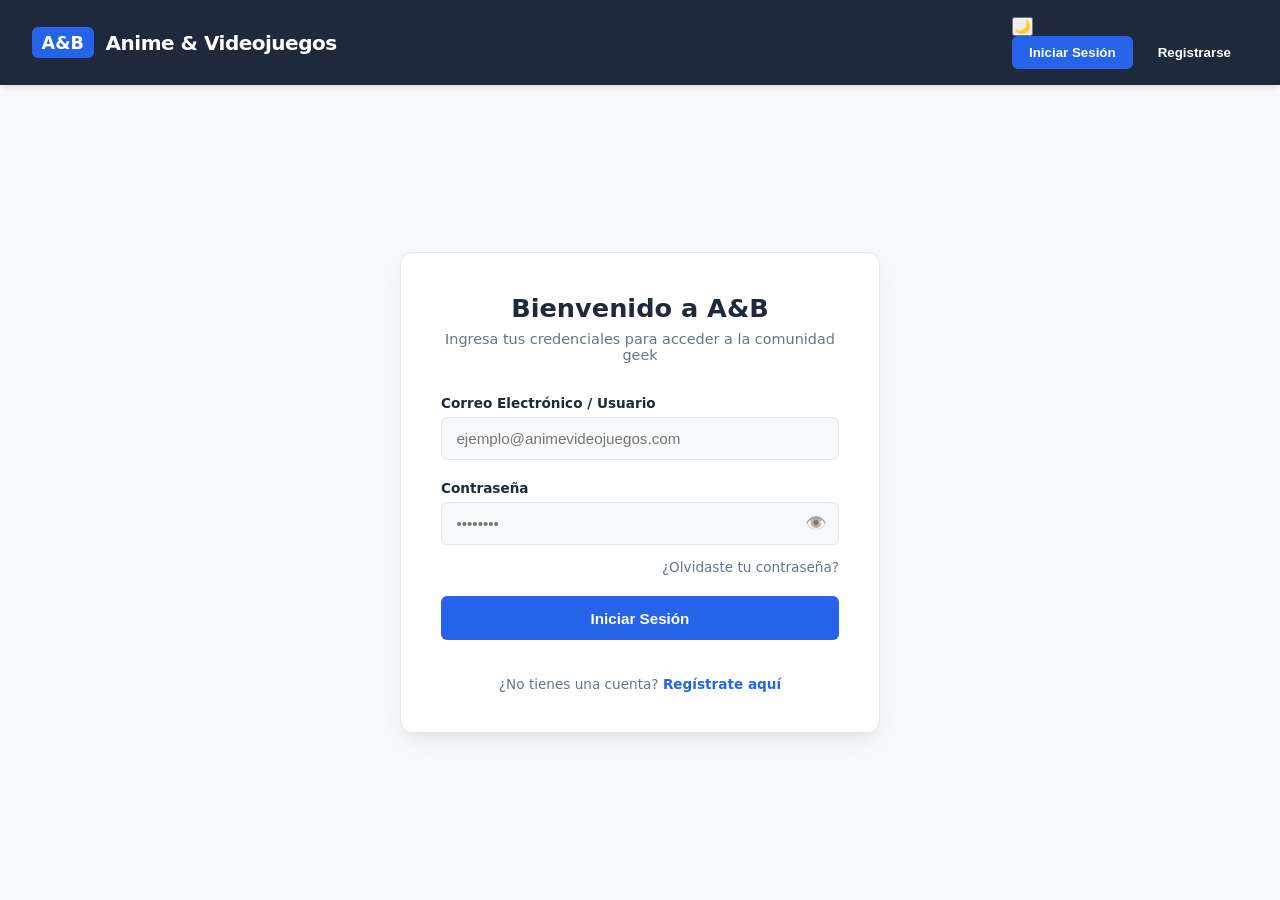
<file: index.html>
<!DOCTYPE html>
<html lang="es">
<head>
  <meta charset="UTF-8">
  <meta name="viewport" content="width=device-width, initial-scale=1.0">
  <title>A&B - Plataforma Geek (Prototipo UI)</title>
  <link rel="stylesheet" href="style.css">
</head>
<body>

  <!-- NAVEGACIÓN PRINCIPAL CON TOGGLE DE MODO OSCURO -->
  <header class="navbar">
    <div class="logo-container">
      <span class="logo-badge">A&B</span>
      <h1 class="logo-title">Anime & Videojuegos</h1>
    </div>
    
    <div class="nav-controls">
      <!-- Botón de Modo Oscuro / Claro -->
      <button id="theme-toggle" class="btn-theme" onclick="toggleTheme()" title="Cambiar Tema">
        <span id="theme-icon">🌙</span>
      </button>

      <nav class="nav-links">
        <button class="nav-btn active" onclick="mostrarPantalla('login-screen')">Iniciar Sesión</button>
        <button class="nav-btn" onclick="mostrarPantalla('register-screen')">Registrarse</button>
      </nav>
    </div>
  </header>

  <main class="main-container">

    <!-- PANTALLA 1: LOGIN (VALIDACIÓN DE AUTENTICIDAD) -->
    <section id="login-screen" class="card-screen active">
      <div class="card-header">
        <h2>Bienvenido a A&B</h2>
        <p class="subtitle">Ingresa tus credenciales para acceder a la comunidad geek</p>
      </div>

      <form id="login-form" class="form-grid" onsubmit="procesarLogin(event)">
        <div class="form-group">
          <label for="login-email">Correo Electrónico / Usuario</label>
          <input type="email" id="login-email" placeholder="ejemplo@animevideojuegos.com" required>
        </div>

        <div class="form-group">
          <label for="login-password">Contraseña</label>
          <div class="password-wrapper">
            <input type="password" id="login-password" placeholder="••••••••" required>
            <button type="button" class="btn-toggle-pwd" onclick="togglePassword('login-password')">👁️</button>
          </div>
        </div>

        <div class="form-actions-inline">
          <a href="#" class="link-secondary" onclick="simularError('Olvidó Contraseña')">¿Olvidaste tu contraseña?</a>
        </div>

        <button type="submit" class="btn-primary">Iniciar Sesión</button>

        <p class="footer-text">
          ¿No tienes una cuenta? 
          <a href="#" class="link-primary" onclick="mostrarPantalla('register-screen')">Regístrate aquí</a>
        </p>
      </form>
    </section>

    <!-- PANTALLA 2: REGISTRO DE DATOS PERSONALES Y CONTRASEÑA -->
    <section id="register-screen" class="card-screen">
      <div class="card-header">
        <h2>Registro de Usuario</h2>
        <p class="subtitle">Completa tus datos personales y credenciales para crear tu perfil en A&B</p>
      </div>

      <form id="register-form" class="form-grid-2col" onsubmit="procesarRegistro(event)">
        <div class="form-group">
          <label for="reg-nombres">Nombres *</label>
          <input type="text" id="reg-nombres" placeholder="Ej. Cristian Camilo" required>
        </div>

        <div class="form-group">
          <label for="reg-apellidos">Apellidos *</label>
          <input type="text" id="reg-apellidos" placeholder="Ej. Serrano" required>
        </div>

        <div class="form-group">
          <label for="reg-cedula">Cédula / Identificación *</label>
          <input type="text" id="reg-cedula" placeholder="Ej. 1012345678" pattern="[0-9]+" required>
        </div>

        <div class="form-group">
          <label for="reg-nacimiento">Fecha de Nacimiento *</label>
          <input type="date" id="reg-nacimiento" required>
        </div>

        <div class="form-group full-width">
          <label for="reg-email">Correo Electrónico *</label>
          <input type="email" id="reg-email" placeholder="usuario@correo.com" required>
        </div>

        <!-- CAMPOS AGREGADOS: CREACIÓN Y CONFIRMACIÓN DE CONTRASEÑA -->
        <div class="form-group">
          <label for="reg-password">Crear Contraseña *</label>
          <div class="password-wrapper">
            <input type="password" id="reg-password" placeholder="••••••••" minlength="6" required>
            <button type="button" class="btn-toggle-pwd" onclick="togglePassword('reg-password')">👁️</button>
          </div>
        </div>

        <div class="form-group">
          <label for="reg-confirm-password">Confirmar Contraseña *</label>
          <div class="password-wrapper">
            <input type="password" id="reg-confirm-password" placeholder="••••••••" minlength="6" required>
            <button type="button" class="btn-toggle-pwd" onclick="togglePassword('reg-confirm-password')">👁️</button>
          </div>
        </div>

        <div class="form-group full-width checkbox-group">
          <input type="checkbox" id="reg-terms" required>
          <label for="reg-terms">Acepto los Términos, Condiciones y Política de Tratamiento de Datos de A&B.</label>
        </div>

        <div class="form-buttons full-width">
          <button type="button" class="btn-secondary" onclick="mostrarPantalla('login-screen')">Cancelar</button>
          <button type="submit" class="btn-primary">Guardar y Crear Cuenta</button>
        </div>
      </form>
    </section>

  </main>

  <!-- PANTALLA 3: MODAL DE GESTIÓN DE ERRORES -->
  <div id="error-modal" class="modal-overlay">
    <div class="modal-card">
      <div class="modal-icon-container">
        <span class="error-icon">⚠️</span>
      </div>
      <h3 id="modal-title">Error en la Solicitud</h3>
      <p id="modal-message">Las credenciales ingresadas no corresponden a ningún usuario registrado en A&B. Por favor verifica tus datos e intenta nuevamente.</p>
      
      <div class="modal-actions">
        <button class="btn-secondary" onclick="cerrarModal()">Contactar a Soporte</button>
        <button class="btn-danger" onclick="cerrarModal()">Reintentar</button>
      </div>
    </div>
  </div>

  <script src="script.js"></script>
</body>
</html>
</file>
<file: style.css>
/* =========================================================
   VARIABLES GLOBALES - PALETA CROMÁTICA 60-30-10 (PROYECTO A&B)
   ========================================================= */
:root {
  --color-dominante: #F8F9FA;  /* 60% Fondo neutro claro */
  --color-secundario: #1E293B; /* 30% Texto oscuro slate / contenedores */
  --color-acento: #2563EB;     /* 10% Azul eléctrico para acciones primarias */
  --color-alerta: #DC2626;     /* Rojo carmesí para errores y estados */
  --color-blanco: #FFFFFF;
  --color-borde: #E2E8F0;
  --color-texto-muted: #64748B;
  
  --fuente-principal: 'Segoe UI', system-ui, -apple-system, sans-serif;
  --sombra-tarjeta: 0 10px 25px -5px rgba(0, 0, 0, 0.08), 0 8px 10px -6px rgba(0, 0, 0, 0.04);
}

/* RESETEO BÁSICO */
* {
  box-sizing: border-box;
  margin: 0;
  padding: 0;
}

body {
  font-family: var(--fuente-principal);
  background-color: var(--color-dominante);
  color: var(--color-secundario);
  min-height: 100vh;
  display: flex;
  flex-direction: column;
}

/* BARRA DE NAVEGACIÓN (HEADER) */
.navbar {
  background-color: var(--color-secundario);
  color: var(--color-blanco);
  padding: 1rem 2rem;
  display: flex;
  justify-content: space-between;
  align-items: center;
  box-shadow: 0 4px 6px -1px rgba(0, 0, 0, 0.1);
}

.logo-container {
  display: flex;
  align-items: center;
  gap: 0.75rem;
}

.logo-badge {
  background-color: var(--color-acento);
  color: var(--color-blanco);
  font-weight: 800;
  padding: 0.35rem 0.6rem;
  border-radius: 6px;
  font-size: 1.1rem;
}

.logo-title {
  font-size: 1.25rem;
  font-weight: 700;
  letter-spacing: -0.5px;
}

.nav-links {
  display: flex;
  gap: 0.5rem;
}

.nav-btn {
  background: transparent;
  border: 1px solid transparent;
  color: var(--color-blanco);
  padding: 0.5rem 1rem;
  border-radius: 6px;
  cursor: pointer;
  font-weight: 600;
  transition: all 0.2s ease;
}

.nav-btn:hover {
  background-color: rgba(255, 255, 255, 0.1);
}

.nav-btn.active {
  background-color: var(--color-acento);
}

/* CONTENEDOR PRINCIPAL */
.main-container {
  flex: 1;
  display: flex;
  justify-content: center;
  align-items: center;
  padding: 2rem 1rem;
}

/* TARJETAS DE PANTALLA */
.card-screen {
  display: none;
  background-color: var(--color-blanco);
  border: 1px solid var(--color-borde);
  border-radius: 12px;
  width: 100%;
  max-width: 480px;
  padding: 2.5rem;
  box-shadow: var(--sombra-tarjeta);
}

.card-screen.active {
  display: block;
  animation: fadeIn 0.3s ease-in-out;
}

@keyframes fadeIn {
  from { opacity: 0; transform: translateY(10px); }
  to { opacity: 1; transform: translateY(0); }
}

.card-header {
  text-align: center;
  margin-bottom: 2rem;
}

.card-header h2 {
  font-size: 1.6rem;
  color: var(--color-secundario);
  margin-bottom: 0.5rem;
}

.subtitle {
  font-size: 0.9rem;
  color: var(--color-texto-muted);
}

/* FORMULARIOS Y CAMPOS DE ENTRADA */
.form-grid {
  display: flex;
  flex-direction: column;
  gap: 1.25rem;
}

.form-grid-2col {
  display: grid;
  grid-template-columns: 1fr 1fr;
  gap: 1.25rem;
}

.full-width {
  grid-column: 1 / -1;
}

.form-group {
  display: flex;
  flex-direction: column;
  gap: 0.4rem;
}

.form-group label {
  font-size: 0.85rem;
  font-weight: 600;
  color: var(--color-secundario);
}

.form-group input[type="text"],
.form-group input[type="email"],
.form-group input[type="password"],
.form-group input[type="date"] {
  width: 100%;
  padding: 0.75rem 0.9rem;
  border: 1.5px solid var(--color-borde);
  border-radius: 6px;
  font-size: 0.95rem;
  color: var(--color-secundario);
  background-color: var(--color-dominante);
  transition: border-color 0.2s ease;
}

.form-group input:focus {
  outline: none;
  border-color: var(--color-acento);
  background-color: var(--color-blanco);
}

.password-wrapper {
  position: relative;
  display: flex;
  align-items: center;
}

.btn-toggle-pwd {
  position: absolute;
  right: 0.75rem;
  background: none;
  border: none;
  cursor: pointer;
  font-size: 1.1rem;
  opacity: 0.6;
}

.btn-toggle-pwd:hover {
  opacity: 1;
}

.checkbox-group {
  flex-direction: row;
  align-items: center;
  gap: 0.6rem;
}

.checkbox-group label {
  font-weight: 400;
  font-size: 0.85rem;
  color: var(--color-texto-muted);
}

/* BOTONES Y ENLACES */
.btn-primary {
  background-color: var(--color-acento);
  color: var(--color-blanco);
  border: none;
  padding: 0.85rem;
  border-radius: 6px;
  font-weight: 700;
  font-size: 0.95rem;
  cursor: pointer;
  transition: background-color 0.2s ease;
  width: 100%;
}

.btn-primary:hover {
  background-color: #1d4ed8;
}

.btn-secondary {
  background-color: var(--color-dominante);
  color: var(--color-secundario);
  border: 1px solid var(--color-borde);
  padding: 0.85rem;
  border-radius: 6px;
  font-weight: 600;
  cursor: pointer;
}

.btn-secondary:hover {
  background-color: #e2e8f0;
}

.btn-danger {
  background-color: var(--color-alerta);
  color: var(--color-blanco);
  border: none;
  padding: 0.85rem;
  border-radius: 6px;
  font-weight: 700;
  cursor: pointer;
}

.btn-danger:hover {
  background-color: #b91c1c;
}

.form-actions-inline {
  text-align: right;
  margin-top: -0.5rem;
}

.form-buttons {
  display: flex;
  gap: 1rem;
}

.form-buttons button {
  flex: 1;
}

.link-primary {
  color: var(--color-acento);
  text-decoration: none;
  font-weight: 600;
}

.link-secondary {
  color: var(--color-texto-muted);
  text-decoration: none;
  font-size: 0.85rem;
}

.link-primary:hover, .link-secondary:hover {
  text-decoration: underline;
}

.footer-text {
  text-align: center;
  font-size: 0.85rem;
  color: var(--color-texto-muted);
  margin-top: 1rem;
}

/* PANTALLA 3: MODAL DE ERROR */
.modal-overlay {
  display: none;
  position: fixed;
  top: 0;
  left: 0;
  width: 100vw;
  height: 100vh;
  background-color: rgba(15, 23, 42, 0.6);
  justify-content: center;
  align-items: center;
  z-index: 1000;
}

.modal-overlay.active {
  display: flex;
}

.modal-card {
  background-color: var(--color-blanco);
  border-top: 6px solid var(--color-alerta);
  border-radius: 10px;
  width: 90%;
  max-width: 400px;
  padding: 2rem;
  text-align: center;
  box-shadow: var(--sombra-tarjeta);
}

.modal-icon-container {
  margin-bottom: 1rem;
}

.error-icon {
  font-size: 2.5rem;
}

.modal-card h3 {
  color: var(--color-secundario);
  font-size: 1.3rem;
  margin-bottom: 0.75rem;
}

.modal-card p {
  color: var(--color-texto-muted);
  font-size: 0.9rem;
  line-height: 1.4;
  margin-bottom: 1.5rem;
}

.modal-actions {
  display: flex;
  gap: 0.75rem;
}

.modal-actions button {
  flex: 1;
}

/* RESPONSIVE DESIGN FOR MOBILE */
@media (max-width: 600px) {
  .form-grid-2col {
    grid-template-columns: 1fr;
  }
  .card-screen {
    padding: 1.5rem;
  }
}
</file>
<file: style14.css>
/* =========================================================
   VARIABLES GLOBALES - PALETA CROMÁTICA 60-30-10 (PROYECTO A&B)
   ========================================================= */
:root {
  --color-dominante: #F8F9FA;  /* 60% Fondo neutro claro */
  --color-secundario: #1E293B; /* 30% Texto oscuro slate / contenedores */
  --color-acento: #2563EB;     /* 10% Azul eléctrico para acciones primarias */
  --color-alerta: #DC2626;     /* Rojo carmesí para errores y estados */
  --color-blanco: #FFFFFF;
  --color-borde: #E2E8F0;
  --color-texto-muted: #64748B;
  
  --fuente-principal: 'Segoe UI', system-ui, -apple-system, sans-serif;
  --sombra-tarjeta: 0 10px 25px -5px rgba(0, 0, 0, 0.08), 0 8px 10px -6px rgba(0, 0, 0, 0.04);
}

/* RESETEO BÁSICO */
* {
  box-sizing: border-box;
  margin: 0;
  padding: 0;
}

body {
  font-family: var(--fuente-principal);
  background-color: var(--color-dominante);
  color: var(--color-secundario);
  min-height: 100vh;
  display: flex;
  flex-direction: column;
}

/* BARRA DE NAVEGACIÓN (HEADER) */
.navbar {
  background-color: var(--color-secundario);
  color: var(--color-blanco);
  padding: 1rem 2rem;
  display: flex;
  justify-content: space-between;
  align-items: center;
  box-shadow: 0 4px 6px -1px rgba(0, 0, 0, 0.1);
}

.logo-container {
  display: flex;
  align-items: center;
  gap: 0.75rem;
}

.logo-badge {
  background-color: var(--color-acento);
  color: var(--color-blanco);
  font-weight: 800;
  padding: 0.35rem 0.6rem;
  border-radius: 6px;
  font-size: 1.1rem;
}

.logo-title {
  font-size: 1.25rem;
  font-weight: 700;
  letter-spacing: -0.5px;
}

.nav-links {
  display: flex;
  gap: 0.5rem;
}

.nav-btn {
  background: transparent;
  border: 1px solid transparent;
  color: var(--color-blanco);
  padding: 0.5rem 1rem;
  border-radius: 6px;
  cursor: pointer;
  font-weight: 600;
  transition: all 0.2s ease;
}

.nav-btn:hover {
  background-color: rgba(255, 255, 255, 0.1);
}

.nav-btn.active {
  background-color: var(--color-acento);
}

/* CONTENEDOR PRINCIPAL */
.main-container {
  flex: 1;
  display: flex;
  justify-content: center;
  align-items: center;
  padding: 2rem 1rem;
}

/* TARJETAS DE PANTALLA */
.card-screen {
  display: none;
  background-color: var(--color-blanco);
  border: 1px solid var(--color-borde);
  border-radius: 12px;
  width: 100%;
  max-width: 480px;
  padding: 2.5rem;
  box-shadow: var(--sombra-tarjeta);
}

.card-screen.active {
  display: block;
  animation: fadeIn 0.3s ease-in-out;
}

@keyframes fadeIn {
  from { opacity: 0; transform: translateY(10px); }
  to { opacity: 1; transform: translateY(0); }
}

.card-header {
  text-align: center;
  margin-bottom: 2rem;
}

.card-header h2 {
  font-size: 1.6rem;
  color: var(--color-secundario);
  margin-bottom: 0.5rem;
}

.subtitle {
  font-size: 0.9rem;
  color: var(--color-texto-muted);
}

/* FORMULARIOS Y CAMPOS DE ENTRADA */
.form-grid {
  display: flex;
  flex-direction: column;
  gap: 1.25rem;
}

.form-grid-2col {
  display: grid;
  grid-template-columns: 1fr 1fr;
  gap: 1.25rem;
}

.full-width {
  grid-column: 1 / -1;
}

.form-group {
  display: flex;
  flex-direction: column;
  gap: 0.4rem;
}

.form-group label {
  font-size: 0.85rem;
  font-weight: 600;
  color: var(--color-secundario);
}

.form-group input[type="text"],
.form-group input[type="email"],
.form-group input[type="password"],
.form-group input[type="date"] {
  width: 100%;
  padding: 0.75rem 0.9rem;
  border: 1.5px solid var(--color-borde);
  border-radius: 6px;
  font-size: 0.95rem;
  color: var(--color-secundario);
  background-color: var(--color-dominante);
  transition: border-color 0.2s ease;
}

.form-group input:focus {
  outline: none;
  border-color: var(--color-acento);
  background-color: var(--color-blanco);
}

.password-wrapper {
  position: relative;
  display: flex;
  align-items: center;
}

.btn-toggle-pwd {
  position: absolute;
  right: 0.75rem;
  background: none;
  border: none;
  cursor: pointer;
  font-size: 1.1rem;
  opacity: 0.6;
}

.btn-toggle-pwd:hover {
  opacity: 1;
}

.checkbox-group {
  flex-direction: row;
  align-items: center;
  gap: 0.6rem;
}

.checkbox-group label {
  font-weight: 400;
  font-size: 0.85rem;
  color: var(--color-texto-muted);
}

/* BOTONES Y ENLACES */
.btn-primary {
  background-color: var(--color-acento);
  color: var(--color-blanco);
  border: none;
  padding: 0.85rem;
  border-radius: 6px;
  font-weight: 700;
  font-size: 0.95rem;
  cursor: pointer;
  transition: background-color 0.2s ease;
  width: 100%;
}

.btn-primary:hover {
  background-color: #1d4ed8;
}

.btn-secondary {
  background-color: var(--color-dominante);
  color: var(--color-secundario);
  border: 1px solid var(--color-borde);
  padding: 0.85rem;
  border-radius: 6px;
  font-weight: 600;
  cursor: pointer;
}

.btn-secondary:hover {
  background-color: #e2e8f0;
}

.btn-danger {
  background-color: var(--color-alerta);
  color: var(--color-blanco);
  border: none;
  padding: 0.85rem;
  border-radius: 6px;
  font-weight: 700;
  cursor: pointer;
}

.btn-danger:hover {
  background-color: #b91c1c;
}

.form-actions-inline {
  text-align: right;
  margin-top: -0.5rem;
}

.form-buttons {
  display: flex;
  gap: 1rem;
}

.form-buttons button {
  flex: 1;
}

.link-primary {
  color: var(--color-acento);
  text-decoration: none;
  font-weight: 600;
}

.link-secondary {
  color: var(--color-texto-muted);
  text-decoration: none;
  font-size: 0.85rem;
}

.link-primary:hover, .link-secondary:hover {
  text-decoration: underline;
}

.footer-text {
  text-align: center;
  font-size: 0.85rem;
  color: var(--color-texto-muted);
  margin-top: 1rem;
}

/* PANTALLA 3: MODAL DE ERROR */
.modal-overlay {
  display: none;
  position: fixed;
  top: 0;
  left: 0;
  width: 100vw;
  height: 100vh;
  background-color: rgba(15, 23, 42, 0.6);
  justify-content: center;
  align-items: center;
  z-index: 1000;
}

.modal-overlay.active {
  display: flex;
}

.modal-card {
  background-color: var(--color-blanco);
  border-top: 6px solid var(--color-alerta);
  border-radius: 10px;
  width: 90%;
  max-width: 400px;
  padding: 2rem;
  text-align: center;
  box-shadow: var(--sombra-tarjeta);
}

.modal-icon-container {
  margin-bottom: 1rem;
}

.error-icon {
  font-size: 2.5rem;
}

.modal-card h3 {
  color: var(--color-secundario);
  font-size: 1.3rem;
  margin-bottom: 0.75rem;
}

.modal-card p {
  color: var(--color-texto-muted);
  font-size: 0.9rem;
  line-height: 1.4;
  margin-bottom: 1.5rem;
}

.modal-actions {
  display: flex;
  gap: 0.75rem;
}

.modal-actions button {
  flex: 1;
}

/* RESPONSIVE DESIGN FOR MOBILE */
@media (max-width: 600px) {
  .form-grid-2col {
    grid-template-columns: 1fr;
  }
  .card-screen {
    padding: 1.5rem;
  }
}
</file>
